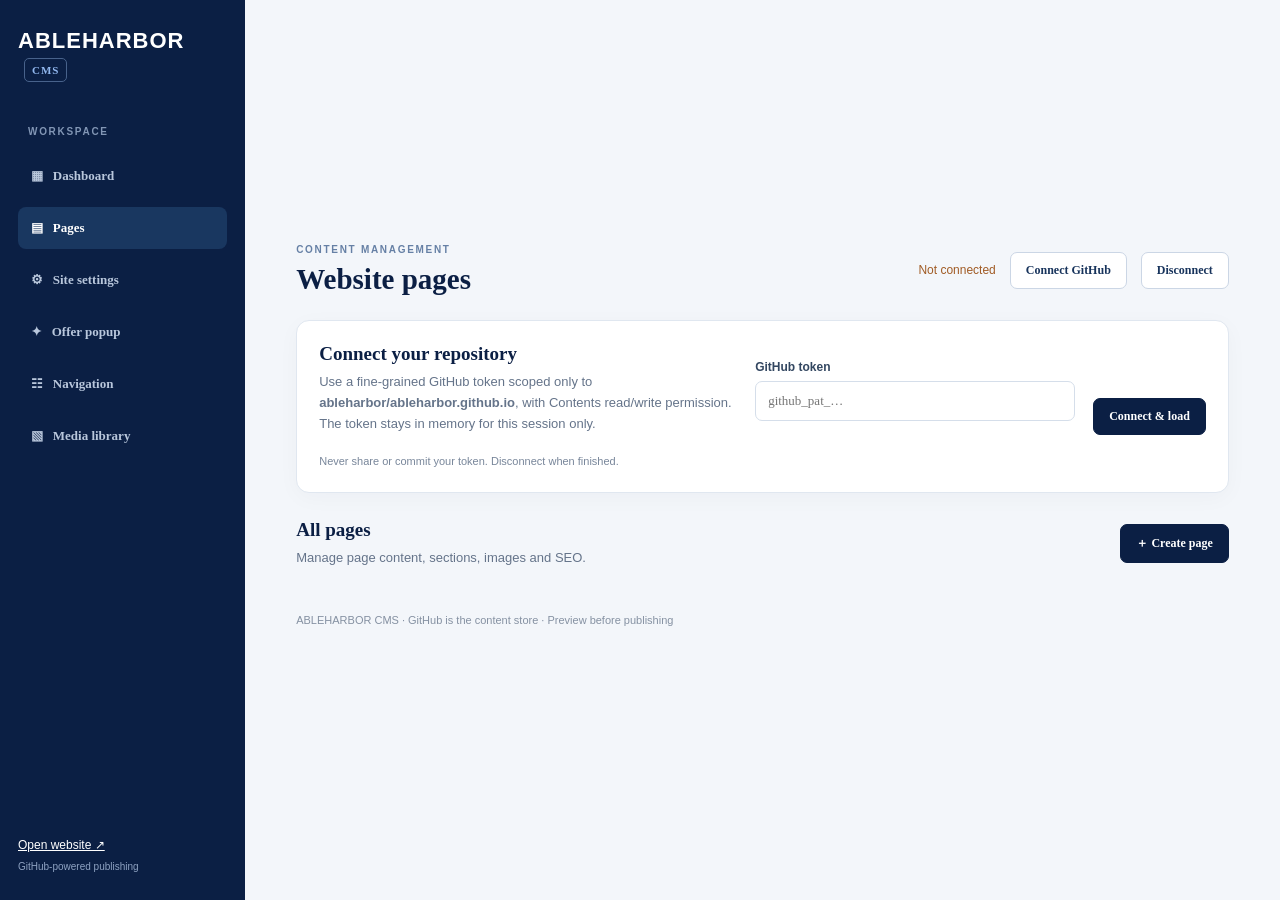
<file: admin/index.html>
<!doctype html>
<html lang="en"><head><meta charset="utf-8"><meta name="viewport" content="width=device-width,initial-scale=1"><meta name="robots" content="noindex,nofollow"><title>ABLEHARBOR CMS</title><link rel="stylesheet" href="admin.css"></head>
<body><div class="shell">
<aside class="sidebar"><a class="brand" href="../">ABLEHARBOR <span>CMS</span></a><p class="side-label">WORKSPACE</p><button class="nav" id="navDashboard">▦ &nbsp; Dashboard</button><button class="nav active" id="navPages">▤ &nbsp; Pages</button><button class="nav" id="navSettings">⚙ &nbsp; Site settings</button><button class="nav" id="navPromotions">✦ &nbsp; Offer popup</button><button class="nav" id="navNavigation">☷ &nbsp; Navigation</button><button class="nav" id="navMedia">▧ &nbsp; Media library</button><div class="side-bottom"><a href="../" target="_blank">Open website ↗</a><small>GitHub-powered publishing</small></div></aside>
<main class="main"><header class="topbar"><div><p class="eyebrow">CONTENT MANAGEMENT</p><h1 id="viewTitle">Website pages</h1></div><div class="top-actions"><span id="connectionState" class="state">Not connected</span><button class="outline" id="connectOpen">Connect GitHub</button><button class="outline" id="disconnect">Disconnect</button></div></header>
<section id="connectBox" class="connect card"><div><h2>Connect your repository</h2><p>Use a fine-grained GitHub token scoped only to <b>ableharbor/ableharbor.github.io</b>, with Contents read/write permission. The token stays in memory for this session only.</p></div><label>GitHub token<input id="token" type="password" autocomplete="off" placeholder="github_pat_…"></label><button class="primary" id="connect">Connect &amp; load</button><p class="hint">Never share or commit your token. Disconnect when finished.</p></section>
<section id="dashboardView" class="hidden">
<div class="toolbar"><div><h2>Workspace overview</h2><p>Live summary of the repository content currently loaded in this session.</p></div><button class="outline" id="refreshDashboard">Refresh overview</button></div>
<div class="dashboard-grid">
<article class="dashboard-stat"><span>Managed pages</span><strong id="dashPages">—</strong><small>All page records</small></article>
<article class="dashboard-stat"><span>Published pages</span><strong id="dashPublished">—</strong><small>Visible and published</small></article>
<article class="dashboard-stat"><span>Page sections</span><strong id="dashSections">—</strong><small>Across all page records</small></article>
<article class="dashboard-stat"><span>Media assets</span><strong id="dashMedia">—</strong><small>Repository image files</small></article>
</div>
<div class="dashboard-grid dashboard-lower">
<div class="card"><h3>Publishing checklist</h3><ul id="dashChecks" class="dashboard-checks"></ul></div>
<div class="card"><h3>Quick actions</h3><div class="dashboard-actions"><button class="outline" id="dashEditHome">Edit homepage</button><button class="outline" id="dashNewPage">Create a page</button><button class="outline" id="dashOpenSite">Open live website ↗</button><button class="outline" id="dashHistory">Repository revision history ↗</button></div><p class="hint">A successful GitHub commit is not the same as a successful Pages deployment. Use the publishing status after each save.</p></div>
</div></section>
<section id="dashboardView" class="hidden"><div class="toolbar"><div><h2>Workspace overview</h2><p>Live summary of the repository content loaded in this session.</p></div><button class="outline" id="refreshDashboard">Refresh overview</button></div><div class="dashboard-grid"><article class="dashboard-stat"><span>Managed pages</span><strong id="dashPages">—</strong><small>All page records</small></article><article class="dashboard-stat"><span>Published pages</span><strong id="dashPublished">—</strong><small>Visible and published</small></article><article class="dashboard-stat"><span>Page sections</span><strong id="dashSections">—</strong><small>Across all page records</small></article><article class="dashboard-stat"><span>Media assets</span><strong id="dashMedia">—</strong><small>Repository image files</small></article></div><div class="dashboard-grid dashboard-lower"><div class="card"><h3>Publishing checklist</h3><ul id="dashChecks" class="dashboard-checks"></ul></div><div class="card"><h3>Quick actions</h3><div class="dashboard-actions"><button class="outline" id="dashEditHome">Edit homepage</button><button class="outline" id="dashNewPage">Create a page</button><button class="outline" id="dashOpenSite">Open live website ↗</button><button class="outline" id="dashHistory">Repository revision history ↗</button></div><p class="hint">A successful commit is not the same as a successful Pages deployment. Revision history is maintained by GitHub commits; private lead storage and server-side analytics require a separate service.</p></div></div></section><section id="pagesView"><div class="toolbar"><div><h2>All pages</h2><p>Manage page content, sections, images and SEO.</p></div><button class="primary" id="newPage">＋ Create page</button></div><div id="pageList" class="page-list"></div></section>
<section id="editorView" class="hidden"><div class="editor-toolbar"><button class="text-button" id="backPages">Cancel changes</button><div><button class="outline" id="preview">Preview</button><button class="primary" id="publish">Save &amp; publish</button></div></div>
<div class="editor-grid"><div class="editor-main card"><div class="field-row"><label>Page title<input id="pageTitle" maxlength="90"></label><label>URL slug<input id="pageSlug" maxlength="60"></label></div><div class="field-row"><label>Page status<select id="pageStatus"><option value="published">Published</option><option value="draft">Draft</option></select></label><label>Navigation label<input id="pageNav" maxlength="40" placeholder="Optional"></label></div>
<label class="page-visibility"><input id="pageVisible" type="checkbox" checked> Show this page on the website and include it in the sitemap</label><div class="section-head"><div><h2>Page sections</h2><p>Reorder sections and edit their content. All sections use the ABLEHARBOR theme.</p></div><button class="outline" id="addSection">＋ Add section</button></div><div id="sections"></div></div>
<aside class="editor-side"><div class="card"><h3>Search appearance</h3><label>SEO title<input id="seoTitle" maxlength="65"></label><label>Meta description<textarea id="seoDescription" rows="4" maxlength="170"></textarea></label><label>Social preview image path or URL<input id="seoImage" placeholder="assets/ableharbor-logo.png"></label><label>Choose social image from media library<select id="seoImagePicker"><option value="">Choose an image…</option></select></label><p class="hint">Used for Open Graph and social preview cards. Choose a repository image or paste a full URL.</p><p class="hint">Recommended: clear page title and a useful description.</p></div><div class="card"><h3>Page actions</h3><p class="hint" id="pageUrl"></p><button class="outline danger" id="deletePage">Delete page</button></div></aside></div></section>
<section id="navigationView" class="hidden"><div class="toolbar"><div><h2>Navigation manager</h2><p>Manage the header menu and footer links. Changes appear across the website after publishing.</p></div><button class="primary" id="saveNavigation">Save navigation</button></div><div class="editor-grid"><div class="card"><h3>Header navigation</h3><p class="hint">Top navbar links, including the highlighted project button.</p><div id="headerNavItems"></div><button class="outline" id="addHeaderLink">＋ Add header link</button></div><div class="card"><h3>Footer navigation</h3><p class="hint">Links displayed in the footer area.</p><div id="footerNavItems"></div><button class="outline" id="addFooterLink">＋ Add footer link</button></div></div><div class="nav-live-preview"><h3>Navigation preview</h3><p class="hint">Live preview of the labels and dropdown structure currently being edited.</p><div><b>Header</b><nav id="headerNavPreview" class="nav-preview"></nav></div><div><b>Footer</b><nav id="footerNavPreview" class="nav-preview"></nav></div></div></section>
<section id="mediaView" class="hidden"><div class="toolbar"><div><h2>Media library</h2><p>Upload and review image assets stored in the repository. Delete is enabled only for files not referenced by CMS JSON.</p></div><label class="primary">＋ Upload image<input id="mediaUpload" type="file" accept="image/png,image/jpeg,image/webp,image/gif" hidden></label></div><div id="mediaList" class="page-list"></div><button class="primary" id="saveMediaAlt">Save alt-text metadata</button></section><section id="promotionsView" class="hidden"><div class="toolbar"><div><h2>Promotional popup manager</h2><p>Manage the hourly offer popup, its content, timing, animation and call-to-action without editing code.</p></div><div><button class="outline" id="previewPromotion">Preview popup</button> <button class="primary" id="savePromotion">Save &amp; publish offer</button></div></div><div class="editor-grid promotion-grid"><div class="card settings"><h3>Popup content</h3><label class="toggle-field"><input id="promoEnabled" type="checkbox"> Enable promotional popup</label><p class="hint">When enabled, visitors see this offer once per configured interval on this browser/device.</p><label>Popup title<input id="promoTitle" maxlength="110"></label><label>Offer headline / price<input id="promoHeadline" maxlength="70"></label><label>Introduction<textarea id="promoIntro" rows="4"></textarea></label><label>How it works — section heading<input id="promoStepsTitle" maxlength="70"></label><label>How it works — one step per line<textarea id="promoSteps" rows="5"></textarea><small>Enter each step on a separate line. The CMS numbers them automatically.</small></label><label>Why ABLEHARBOR — section heading<input id="promoBenefitsTitle" maxlength="70"></label><label>Benefits — one benefit per line<textarea id="promoBenefits" rows="7"></textarea><small>Enter each benefit on a separate line. The CMS displays a check mark for each one.</small></label><label>Closing message<textarea id="promoClosing" rows="5"></textarea></label></div><aside class="editor-side"><div class="card"><h3>Display behavior</h3><label>Show after page load (seconds)<input id="promoDelay" type="number" min="0" max="60"></label><label>Repeat interval (minutes)<input id="promoFrequency" type="number" min="1" max="10080"></label><p class="hint">Default: 60 minutes. Cooldown is shared across pages on the same browser and device.</p><label>Popup entrance animation<select id="promoAnimation"><option value="fade-scale">Fade + scale</option><option value="slide-up">Slide up</option><option value="fade">Fade</option></select></label></div><div class="card"><h3>Call-to-action button</h3><label>Button text<input id="promoCtaText" maxlength="55"></label><label>Button destination URL<input id="promoCtaUrl" placeholder="mailto:… or https://…"></label><p class="hint">Use a mailto:, HTTPS URL, telephone link, or a website path such as /#contact.</p><label>Button engagement effect<select id="promoCtaEffect"><option value="shine">Animated shine</option><option value="glow">Soft glow</option><option value="pulse">Gentle pulse</option><option value="none">No animation</option></select></label></div><div class="card"><h3>Publishing notes</h3><p class="hint">Changes are saved to content/site.json and deployed through your existing GitHub Pages workflow. The popup inherits ABLEHARBOR's navy, teal and white design system.</p><p class="hint">Closing the popup starts the cooldown too, because the display timestamp is recorded when it opens. Visitors can still open the offer again after the interval.</p></div></aside></div></section>
<section id="settingsView" class="hidden"><div class="card settings"><h2>Global site settings</h2><p>Manage the shared contact details and footer content used throughout ABLEHARBOR. Edit homepage copy and SEO from Pages → Homepage.</p><label>Contact email<input id="settingContactEmail" type="email" autocomplete="email"></label>
<label>LinkedIn company URL<input id="settingLinkedIn" type="url" placeholder="https://www.linkedin.com/company/ableharbor/"></label>
<label>Business availability note<input id="settingAvailability" maxlength="160" placeholder="Capacity is confirmed per project"></label>
<h3>Footer content</h3><p class="hint">These fields update the existing footer while preserving its current design.</p><label>Footer heading<input id="settingFooterHeading"></label><label>Footer description<input id="settingFooterDescription"></label><label>Footer logo path or URL<input id="settingFooterLogo" placeholder="assets/ableharbor-logo.png"></label><label>Choose footer logo from media library<select id="footerLogoPicker"><option value="">Choose an image…</option></select></label><label>Copyright text<input id="settingFooterCopyright"></label><label>Footer bottom note<input id="settingFooterBottomNote"></label><label>Footer service note<input id="settingFooterServiceNote"></label><label>Footer phone (optional)<input id="settingFooterPhone" placeholder="+880…"></label><p class="hint">Edit social and service links in Navigation → Footer navigation.</p><button class="primary" id="saveSettings">Save global settings</button></div></section>
<footer>ABLEHARBOR CMS · GitHub is the content store · Preview before publishing</footer></main></div>
<div id="promotionPreviewModal" class="modal hidden"><div class="modal-card"><div class="modal-head"><b>Promotional popup preview</b><button id="closePromotionPreview" class="outline">Close</button></div><iframe id="promotionPreviewFrame" title="Promotional popup preview"></iframe></div></div><div id="previewModal" class="modal hidden"><div class="modal-card"><div class="modal-head"><b>Page preview</b><button id="closePreview" class="outline">Close</button></div><iframe id="previewFrame" title="Page preview"></iframe></div></div>
<script src="admin.js"></script></body></html>
</file>
<file: admin/admin.css>
*{box-sizing:border-box}body{margin:0;background:#f3f6fa;color:#13233e;font-family:Inter,Arial,sans-serif}.shell{min-height:100vh;display:grid;grid-template-columns:245px 1fr}.sidebar{background:#0b1f44;color:#fff;padding:28px 18px;display:flex;flex-direction:column;gap:10px}.brand{font:800 22px Montserrat,Arial;color:white;text-decoration:none;letter-spacing:1px}.brand span{font:600 11px Inter;color:#91b7ee;border:1px solid #48628b;padding:5px 7px;border-radius:5px;margin-left:6px}.side-label,.eyebrow{font-size:10px;letter-spacing:1.7px;font-weight:800;color:#8296b5;margin:36px 10px 8px}.nav{background:none;border:0;color:#b9c7dc;text-align:left;padding:13px;border-radius:8px;font:600 13px Inter;cursor:pointer}.nav.active,.nav:hover{background:#193760;color:#fff}.side-bottom{margin-top:auto;display:grid;gap:9px;font-size:12px}.side-bottom a{color:#fff}.side-bottom small{color:#8ea2c2}.main{padding:30px clamp(18px,4vw,56px);max-width:1600px;width:100%;margin:auto}.topbar{display:flex;justify-content:space-between;align-items:center;margin-bottom:24px}.topbar .eyebrow{margin:0 0 8px;color:#6680a5}.topbar h1{font:700 29px Montserrat;margin:0;color:#0b1f44}.top-actions{display:flex;align-items:center;gap:14px}.state{font-size:12px;color:#a05b24}.state.connected{color:#18734b}.card{background:white;border:1px solid #e0e7f0;border-radius:13px;padding:22px;box-shadow:0 5px 22px #0b1f4408}.connect{display:grid;grid-template-columns:1fr minmax(220px,320px) auto;align-items:end;gap:18px;margin-bottom:26px}.connect h2,.toolbar h2,.editor-main h2,.settings h2{margin:0 0 7px;font:700 19px Montserrat;color:#0b1f44}.connect p,.toolbar p,.section-head p,.settings p{margin:0;color:#65748a;font-size:13px;line-height:1.6}.connect .hint{grid-column:1/-1}.toolbar,.editor-toolbar{display:flex;justify-content:space-between;align-items:center;margin:25px 0 15px}.page-list{display:grid;grid-template-columns:repeat(auto-fit,minmax(245px,1fr));gap:14px}.page-card{background:white;border:1px solid #e0e7f0;border-radius:12px;padding:18px;display:flex;flex-direction:column;gap:13px}.page-card h3{margin:0;font:700 16px Montserrat;color:#0b1f44}.page-card p{margin:0;color:#728097;font-size:12px}.page-meta{display:flex;justify-content:space-between;font-size:11px;color:#75839a}.page-card button{align-self:flex-start}.primary,.outline{border-radius:7px;padding:10px 15px;font:700 12px Inter;cursor:pointer}.primary{border:1px solid #0b1f44;background:#0b1f44;color:#fff}.primary:hover{background:#183967}.outline{border:1px solid #cbd6e5;background:white;color:#18345c}.text-button{border:0;background:none;color:#284d7c;font:700 13px Inter;cursor:pointer}.hidden{display:none!important}.editor-grid{display:grid;grid-template-columns:minmax(0,1fr) 310px;gap:18px}.editor-main{min-width:0}.field-row{display:grid;grid-template-columns:1fr 1fr;gap:14px}label{display:grid;gap:7px;font-size:12px;font-weight:700;color:#334761;margin-bottom:14px}input,textarea,select{width:100%;border:1px solid #d5deea;border-radius:7px;padding:11px 12px;font:13px Inter;color:#1b2d48;background:#fff;outline:none}input:focus,textarea:focus,select:focus{border-color:#4779b8;box-shadow:0 0 0 3px #4779b81c}textarea{resize:vertical;line-height:1.55}.section-head{display:flex;justify-content:space-between;align-items:center;border-top:1px solid #e8edf4;padding-top:22px;margin-top:8px}.section-head h2{font-size:17px}.section-card{border:1px solid #dfe6ef;border-radius:10px;margin-top:14px;overflow:hidden}.section-card-head{display:flex;align-items:center;justify-content:space-between;background:#f7f9fc;padding:11px 13px}.section-card-head b{font:700 12px Montserrat;color:#17365e}.section-controls{display:flex;gap:6px}.section-controls button{border:1px solid #d6deea;background:white;border-radius:5px;padding:5px 8px;color:#395778;cursor:pointer}.section-card-body{padding:15px}.section-card-body label{margin-bottom:12px}.section-card-body .hint{margin:0 0 10px}.item-row{border:1px solid #e2e8f0;border-radius:8px;padding:12px;margin:10px 0}.item-row .field-row{grid-template-columns:1fr 2fr}.editor-side{display:grid;align-content:start;gap:14px}.editor-side h3{margin:0 0 16px;font:700 15px Montserrat;color:#0b1f44}.hint{font-size:11px!important;line-height:1.5;color:#78869a!important}.danger{color:#a63e3e}.settings{max-width:700px}.settings label{margin-top:18px}footer{padding:30px 0;color:#8591a2;font-size:11px}.modal{position:fixed;inset:0;background:#07162bd9;z-index:10;padding:3vh 3vw}.modal-card{background:white;border-radius:12px;height:94vh;display:flex;flex-direction:column;overflow:hidden}.modal-head{padding:12px 18px;display:flex;justify-content:space-between;align-items:center}.modal iframe{border:0;flex:1;width:100%}@media(max-width:900px){.shell{grid-template-columns:1fr}.sidebar{padding:13px 16px;flex-direction:row;align-items:center;flex-wrap:wrap}.side-label,.side-bottom{display:none}.nav{padding:9px}.main{padding:20px 14px}.connect{grid-template-columns:1fr}.connect .hint{grid-column:auto}.editor-grid{grid-template-columns:1fr}.editor-side{grid-template-columns:1fr 1fr}.topbar{align-items:flex-start;gap:12px}.topbar h1{font-size:22px}}@media(max-width:560px){.topbar{display:grid}.top-actions{justify-content:space-between}.field-row{grid-template-columns:1fr}.editor-side{grid-template-columns:1fr}.toolbar{align-items:flex-start;gap:12px}.section-head{align-items:flex-start;gap:10px}}.nav-item-editor{border:1px solid #e3e9f1;border-radius:12px;padding:14px;margin:12px 0;background:#fbfcfe}.nav-item-editor .field-row{margin:8px 0}.nav-item-editor label{display:block;font-size:12px;font-weight:700;color:#40516b;margin:8px 0}.nav-item-editor input[type=text],.nav-item-editor input:not([type]){width:100%;margin-top:5px}.nav-item-editor .nav-item-actions{display:flex;gap:7px;justify-content:flex-end}.nav-item-editor .nav-item-actions button{padding:6px 10px}.hint{line-height:1.55}

.section-card>summary{list-style:none;cursor:grab}.section-card>summary::-webkit-details-marker{display:none}.section-card[open]>summary{border-bottom:1px solid #e3e9f1}.section-card.dragging{opacity:.45}.section-controls button{font-size:11px}.item-row{background:#fbfcfe}.page-card button+button{margin-left:5px}
.image-picker{display:grid;gap:7px}.image-picker select{width:100%}.media-rename{display:grid;grid-template-columns:minmax(0,1fr) auto;gap:8px;margin:10px 0}.media-rename input{min-width:0}.section-card-head{gap:12px}.section-card-head .section-controls{flex-wrap:wrap}.page-visibility{display:flex;align-items:center;gap:9px}.page-visibility input{width:auto}
.nav-live-preview{margin-top:22px;padding:22px;background:#f7f9fc;border:1px solid #e4eaf2;border-radius:12px}.nav-live-preview>div{margin-top:14px}.nav-preview{display:flex;flex-wrap:wrap;gap:10px;margin-top:8px}.nav-preview-item{padding:9px 12px;border:1px solid #dce4ef;background:#fff;border-radius:8px;font-size:12px;color:#31445f}.nav-preview-item small{margin-left:7px;color:#1766b7}.nav-preview-item ul{margin:8px 0 0;padding-left:16px;color:#6d7b90;font-size:11px}

/* Promotional popup CMS controls */
.promotion-grid .settings{max-width:none}.toggle-field{display:flex;align-items:center;gap:10px;padding:12px;background:#f4f8fc;border:1px solid #e1e9f3;border-radius:8px}.toggle-field input{width:18px;height:18px;margin:0;accent-color:#00a995}.settings label small{display:block;color:#78869a;font-size:10px;font-weight:400;line-height:1.5;margin-top:2px}.promotion-grid .editor-side .card{margin-bottom:0}.promotion-grid .editor-side h3{margin-bottom:12px}

/* ABLEHARBOR CMS 3.0 workspace dashboard */
.dashboard-grid{display:grid;grid-template-columns:repeat(4,minmax(0,1fr));gap:14px;margin:18px 0}
.dashboard-stat{background:#fff;border:1px solid #e0e7f0;border-radius:13px;padding:20px;display:grid;gap:8px;box-shadow:0 5px 22px #0b1f4408}
.dashboard-stat span{font-size:12px;color:#65748a;font-weight:700}.dashboard-stat strong{font:800 32px Montserrat,Arial;color:#0b1f44}.dashboard-stat small{font-size:11px;color:#8794a7}
.dashboard-lower{grid-template-columns:1fr 1fr}.dashboard-checks{padding-left:19px;color:#52647d;font-size:13px;line-height:2}.dashboard-checks li.ok{color:#18734b}.dashboard-checks li.warn{color:#9b641f}.dashboard-actions{display:flex;flex-wrap:wrap;gap:9px;margin:16px 0}
@media(max-width:900px){.dashboard-grid{grid-template-columns:repeat(2,minmax(0,1fr))}.dashboard-lower{grid-template-columns:1fr}}
@media(max-width:560px){.dashboard-grid{gap:9px}.dashboard-stat{padding:14px}.dashboard-stat strong{font-size:25px}.topbar{align-items:flex-start;gap:12px;flex-direction:column}.top-actions{flex-wrap:wrap}}

.dashboard-grid{display:grid;grid-template-columns:repeat(4,minmax(0,1fr));gap:14px;margin:18px 0}.dashboard-stat{background:#fff;border:1px solid #e0e7f0;border-radius:13px;padding:20px;display:grid;gap:8px;box-shadow:0 5px 22px #0b1f4408}.dashboard-stat span{font-size:12px;color:#65748a;font-weight:700}.dashboard-stat strong{font:800 32px Montserrat,Arial;color:#0b1f44}.dashboard-stat small{font-size:11px;color:#8794a7}.dashboard-lower{grid-template-columns:1fr 1fr}.dashboard-checks{padding-left:19px;color:#52647d;font-size:13px;line-height:2}.dashboard-checks li.ok{color:#18734b}.dashboard-checks li.warn{color:#9b641f}.dashboard-actions{display:flex;flex-wrap:wrap;gap:9px;margin:16px 0}@media(max-width:900px){.dashboard-grid{grid-template-columns:repeat(2,minmax(0,1fr))}.dashboard-lower{grid-template-columns:1fr}}@media(max-width:560px){.dashboard-grid{gap:9px}.dashboard-stat{padding:14px}.dashboard-stat strong{font-size:25px}.topbar{align-items:flex-start;gap:12px;flex-direction:column}.top-actions{flex-wrap:wrap}}
</file>
